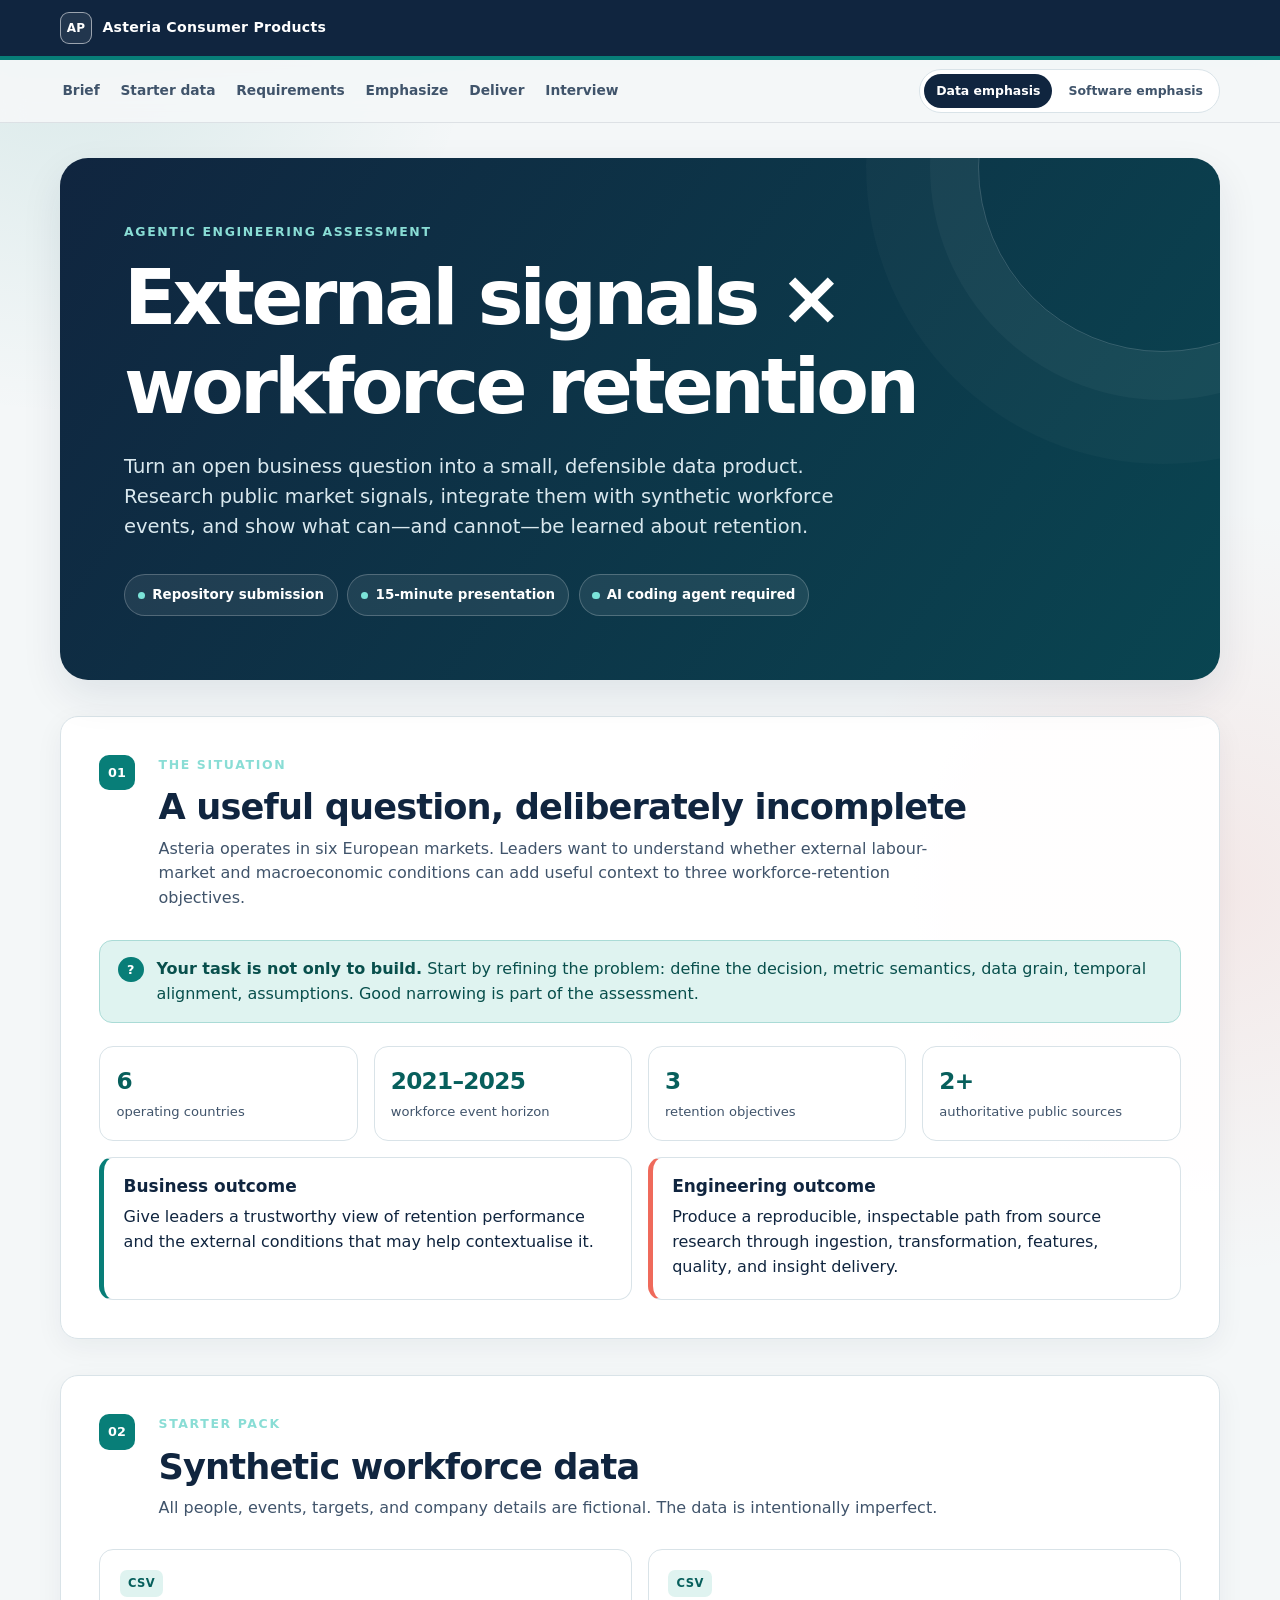
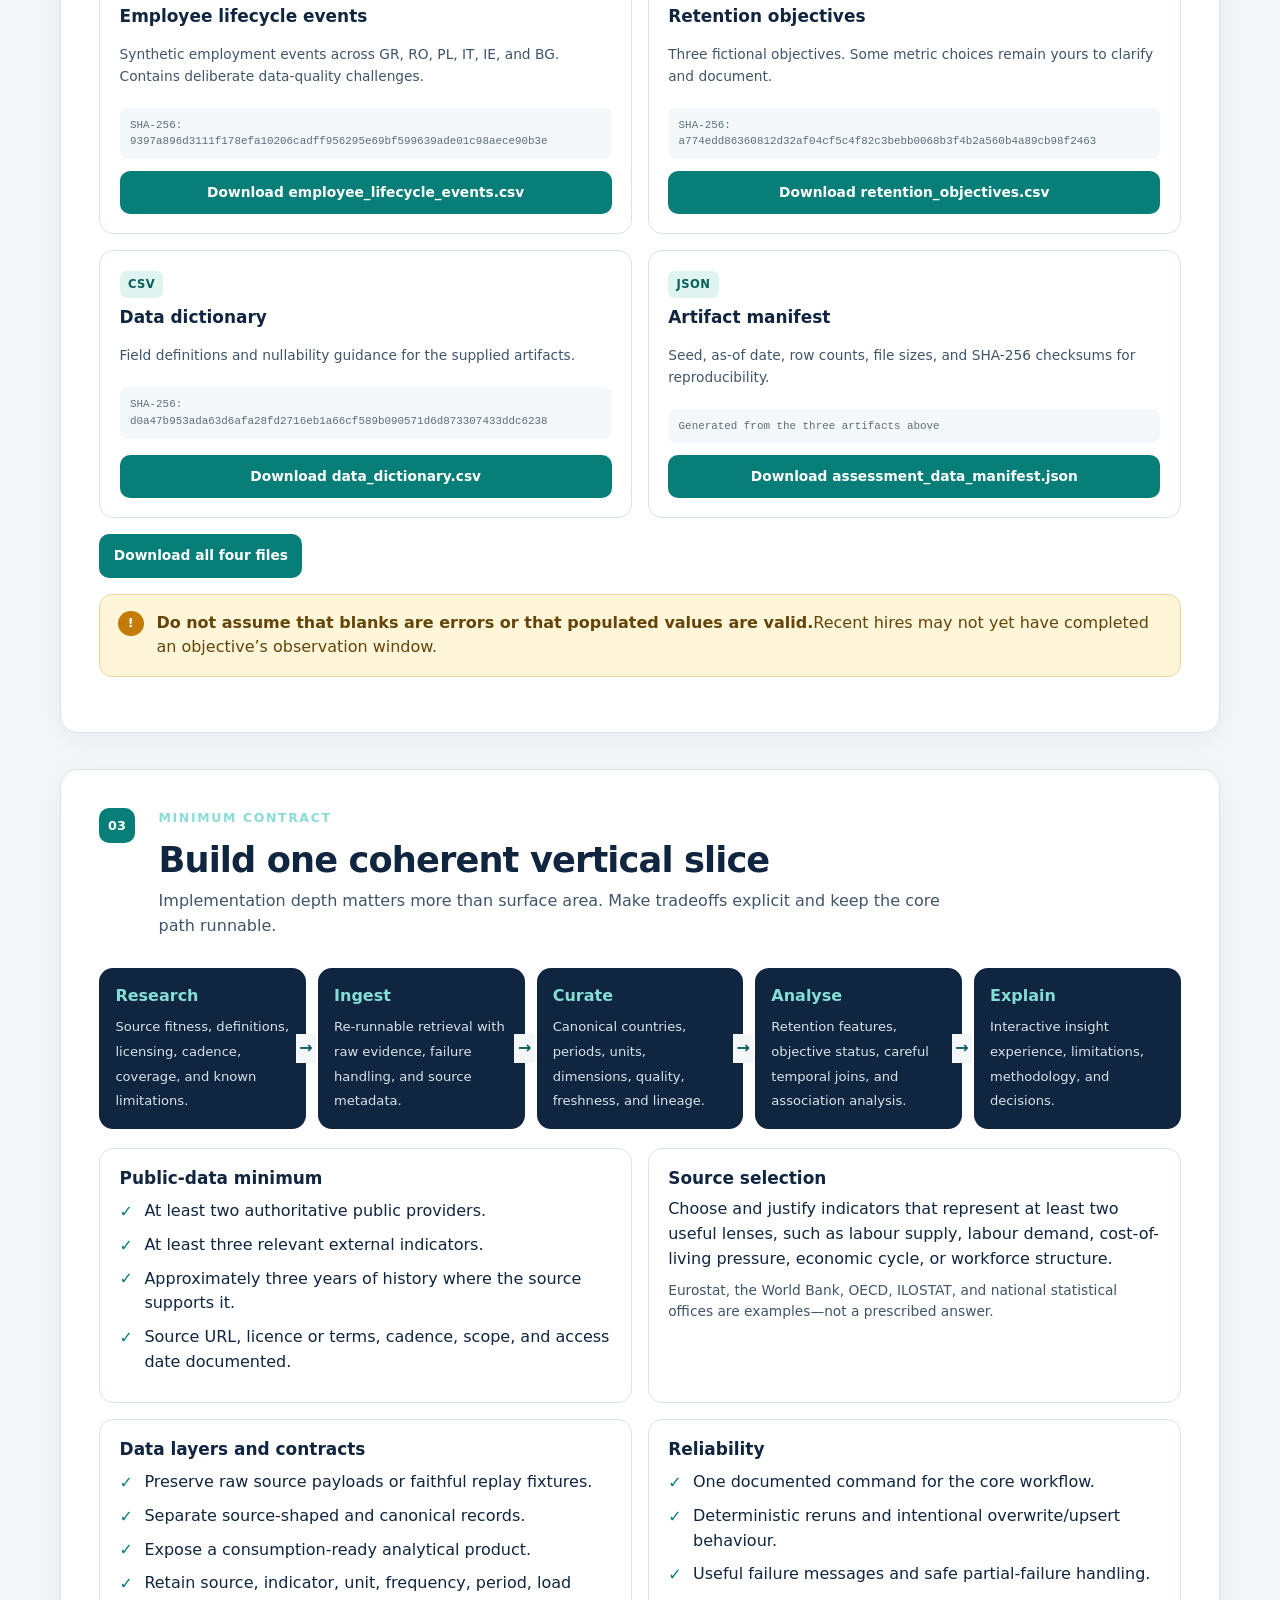
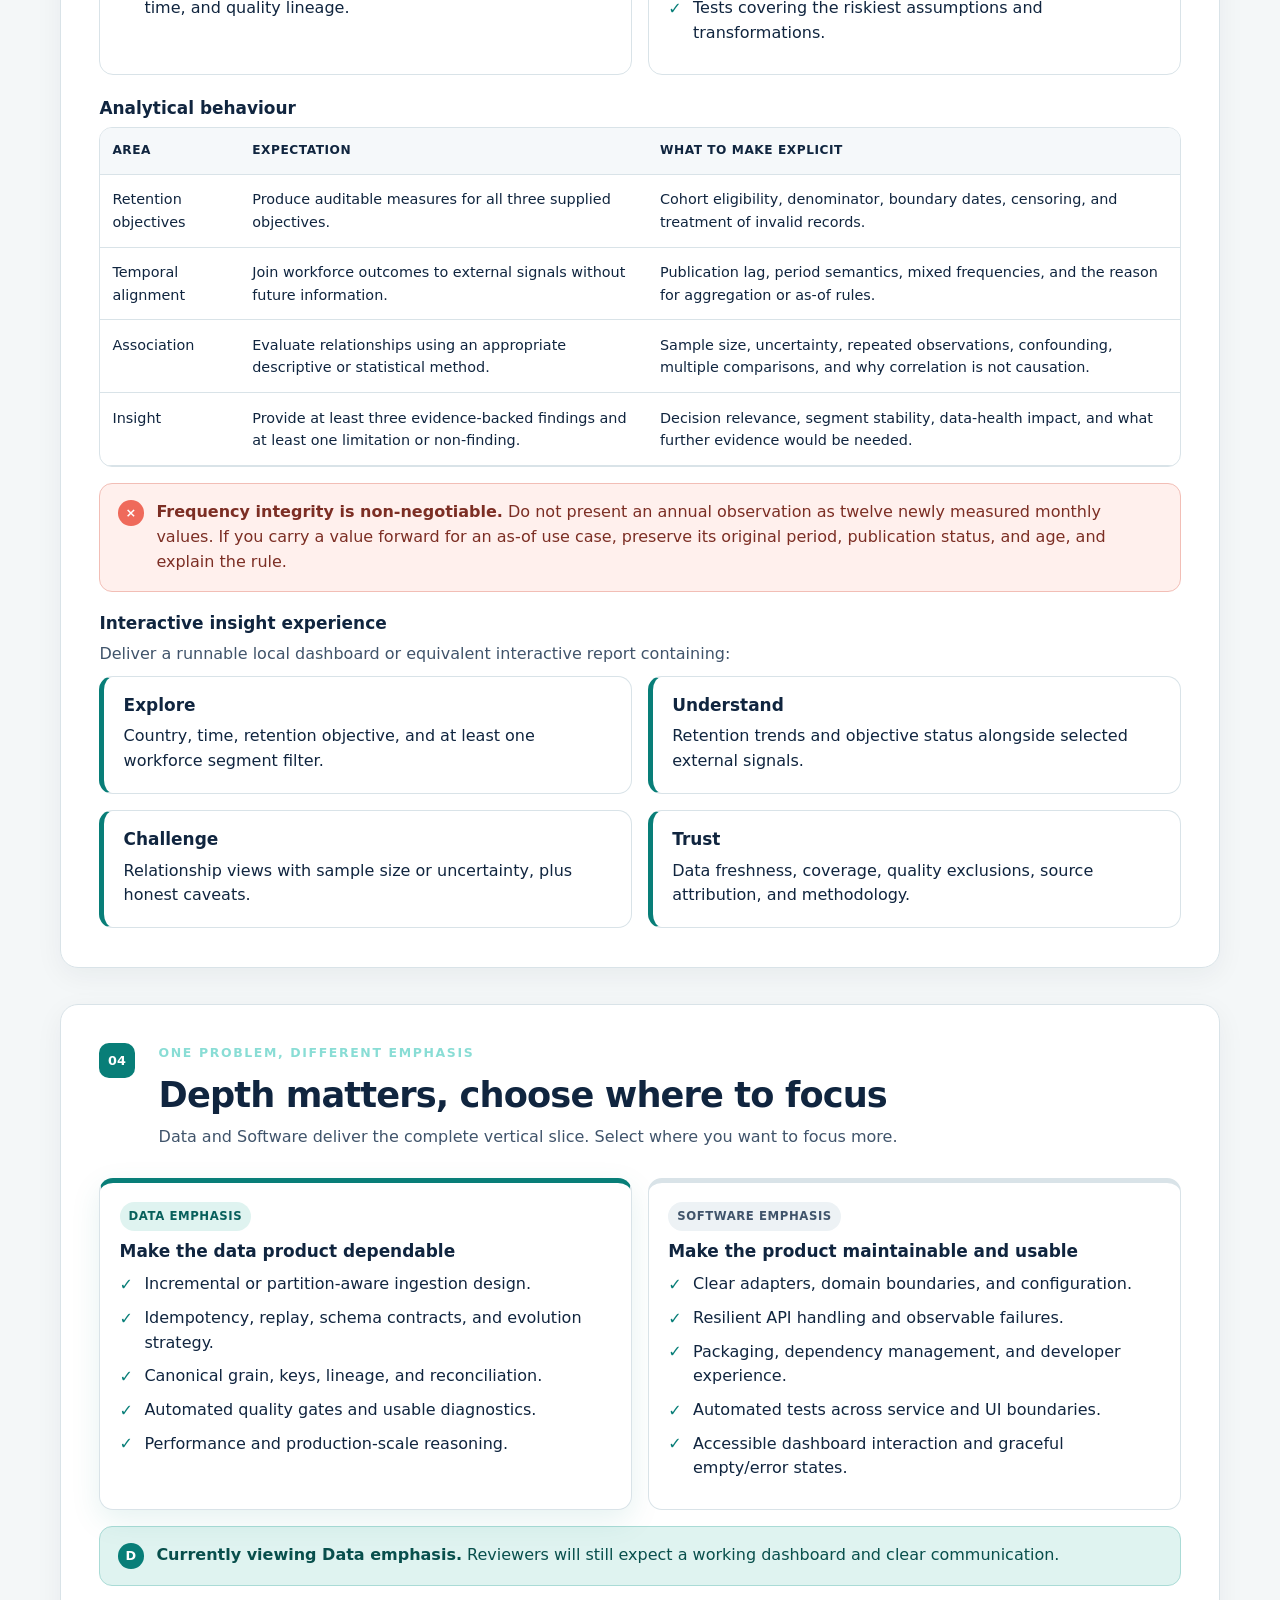
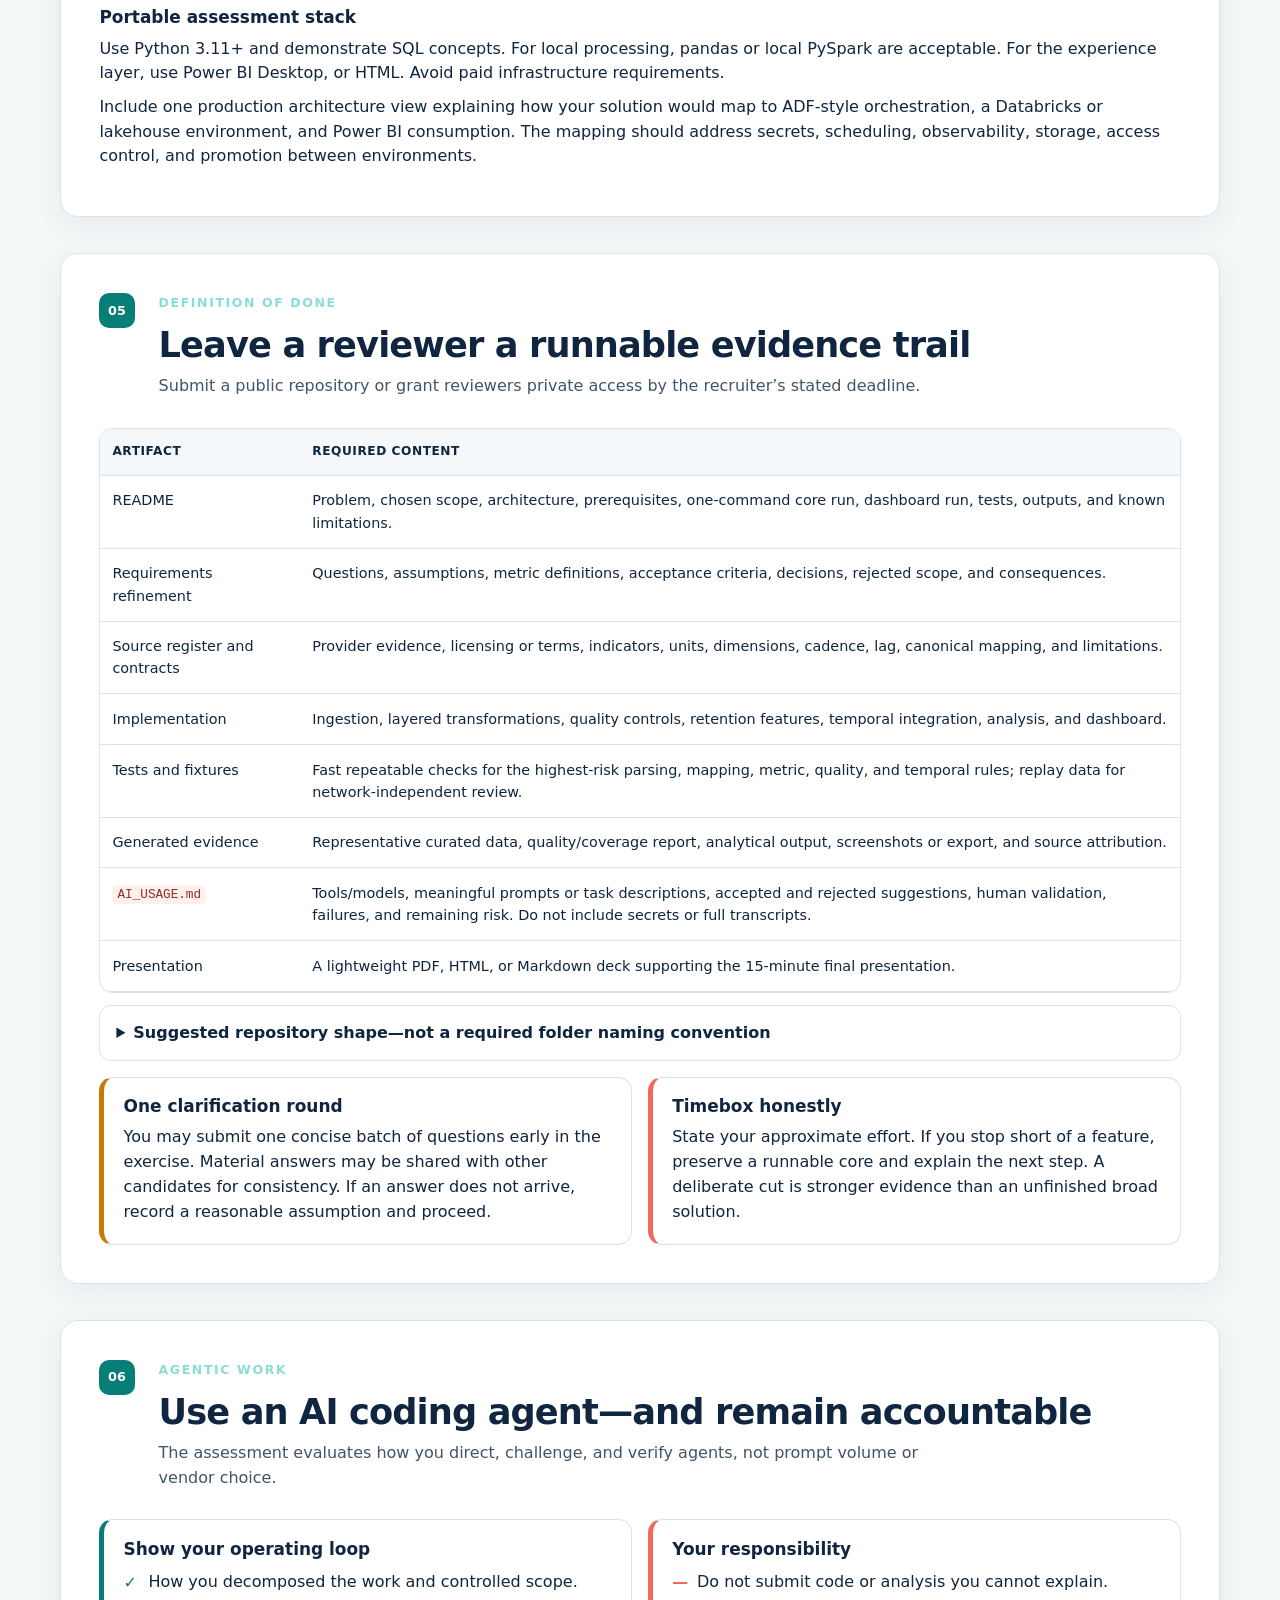
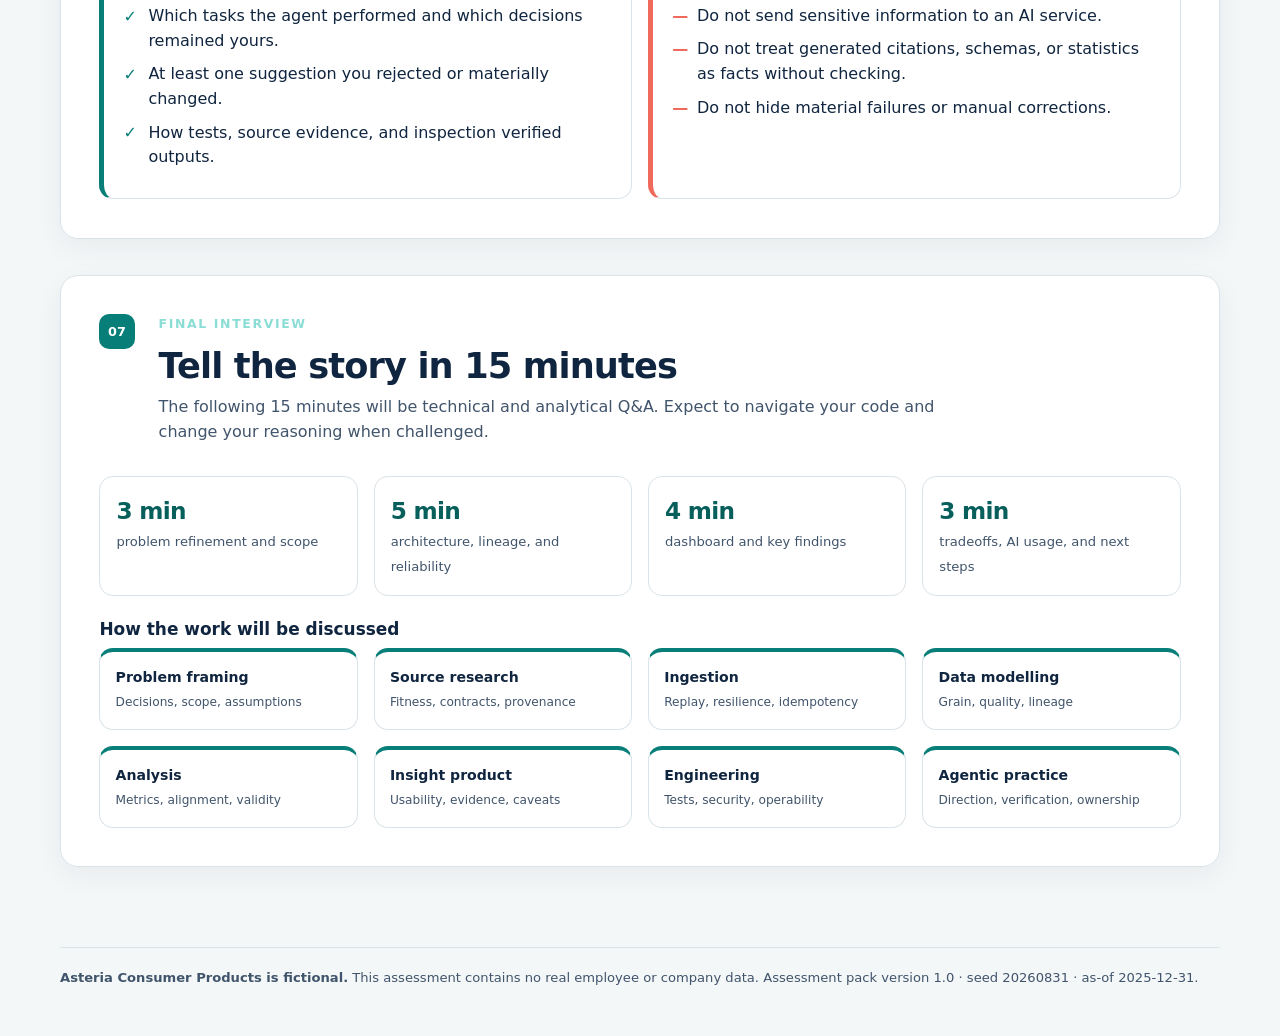
<file: agentic_engineering_assessment 1.html>
<!doctype html>
<html lang="en">
<head>
  <meta charset="utf-8">
  <meta name="viewport" content="width=device-width, initial-scale=1">
  <meta name="color-scheme" content="light">
  <title>External Signals × Workforce Retention — Agentic Engineering Assessment</title>
  <style>
    :root {
      --ink: #10253f;
      --ink-soft: #40546b;
      --paper: #f4f7f8;
      --surface: #ffffff;
      --line: #d9e3e8;
      --teal: #087e78;
      --teal-dark: #075f5c;
      --teal-pale: #dff3f0;
      --coral: #ef6a5b;
      --coral-pale: #fff0ed;
      --amber: #c47b08;
      --amber-pale: #fff5d9;
      --navy: #10253f;
      --shadow: 0 16px 42px rgba(16, 37, 63, 0.09);
      --radius: 18px;
      --max: 1160px;
    }

    * { box-sizing: border-box; }
    html { scroll-behavior: smooth; }
    body {
      margin: 0;
      color: var(--ink);
      background:
        radial-gradient(circle at 5% 0%, rgba(8, 126, 120, 0.12), transparent 26rem),
        radial-gradient(circle at 95% 12%, rgba(239, 106, 91, 0.10), transparent 24rem),
        var(--paper);
      font-family: Inter, ui-sans-serif, system-ui, -apple-system, BlinkMacSystemFont, "Segoe UI", sans-serif;
      line-height: 1.55;
    }

    a { color: var(--teal-dark); }
    a:focus-visible, button:focus-visible, input:focus-visible, summary:focus-visible {
      outline: 3px solid #ffbf47;
      outline-offset: 3px;
    }

    .skip-link {
      position: fixed;
      left: 1rem;
      top: -5rem;
      z-index: 99;
      background: var(--navy);
      color: white;
      padding: .7rem 1rem;
      border-radius: 8px;
    }
    .skip-link:focus { top: 1rem; }

    .topbar {
      color: white;
      background: var(--navy);
      border-bottom: 4px solid var(--teal);
    }
    .topbar-inner, main, .nav-inner, footer {
      width: min(calc(100% - 2rem), var(--max));
      margin-inline: auto;
    }
    .topbar-inner {
      display: flex;
      justify-content: space-between;
      align-items: center;
      gap: 1rem;
      padding: .75rem 0;
      font-size: .88rem;
    }
    .brand {
      display: inline-flex;
      align-items: center;
      gap: .65rem;
      font-weight: 760;
      letter-spacing: .02em;
    }
    .brand-mark {
      width: 2rem;
      height: 2rem;
      display: grid;
      place-items: center;
      border: 1px solid rgba(255,255,255,.55);
      border-radius: 9px;
      color: white;
      background: rgba(255,255,255,.08);
      font-size: .75rem;
    }
    .top-meta { color: #cbd8e4; }

    nav {
      position: sticky;
      top: 0;
      z-index: 20;
      background: rgba(244, 247, 248, 0.95);
      backdrop-filter: blur(12px);
      border-bottom: 1px solid rgba(16, 37, 63, .10);
    }
    .nav-inner {
      display: flex;
      align-items: center;
      justify-content: space-between;
      gap: 1rem;
      min-height: 62px;
    }
    .nav-links {
      display: flex;
      gap: 1rem;
      overflow-x: auto;
      white-space: nowrap;
      scrollbar-width: none;
    }
    .nav-links a {
      color: var(--ink-soft);
      font-size: .86rem;
      font-weight: 700;
      text-decoration: none;
      padding: .6rem .15rem;
    }
    .nav-links a:hover { color: var(--teal-dark); }
    .role-switch {
      display: inline-flex;
      flex: 0 0 auto;
      gap: .25rem;
      padding: .25rem;
      border: 1px solid var(--line);
      border-radius: 999px;
      background: white;
    }
    .role-switch button {
      border: 0;
      border-radius: 999px;
      padding: .48rem .75rem;
      color: var(--ink-soft);
      background: transparent;
      font: inherit;
      font-size: .78rem;
      font-weight: 760;
      cursor: pointer;
    }
    .role-switch button[aria-pressed="true"] {
      background: var(--navy);
      color: white;
    }

    main { padding: 2.2rem 0 5rem; }
    section { scroll-margin-top: 82px; }
    .hero {
      position: relative;
      overflow: hidden;
      padding: clamp(2rem, 5vw, 4.5rem);
      border-radius: 28px;
      color: white;
      background:
        linear-gradient(125deg, rgba(16, 37, 63, .97), rgba(9, 71, 82, .94)),
        var(--navy);
      box-shadow: var(--shadow);
    }
    .hero::after {
      content: "";
      position: absolute;
      width: 23rem;
      height: 23rem;
      right: -8rem;
      top: -11rem;
      border: 1px solid rgba(255,255,255,.18);
      border-radius: 50%;
      box-shadow: 0 0 0 3rem rgba(255,255,255,.035), 0 0 0 7rem rgba(255,255,255,.025);
    }
    .eyebrow {
      margin: 0 0 .8rem;
      color: #89ddd5;
      font-size: .78rem;
      font-weight: 820;
      letter-spacing: .13em;
      text-transform: uppercase;
    }
    h1, h2, h3 { line-height: 1.15; }
    h1 {
      max-width: 850px;
      margin: 0;
      font-size: clamp(2.25rem, 6vw, 5.3rem);
      letter-spacing: -.05em;
    }
    .hero-lead {
      max-width: 760px;
      margin: 1.3rem 0 0;
      color: #d9e8ee;
      font-size: clamp(1rem, 2vw, 1.22rem);
    }
    .pill-row {
      display: flex;
      flex-wrap: wrap;
      gap: .6rem;
      margin-top: 2rem;
    }
    .pill {
      display: inline-flex;
      align-items: center;
      gap: .45rem;
      padding: .58rem .8rem;
      border: 1px solid rgba(255,255,255,.22);
      border-radius: 999px;
      background: rgba(255,255,255,.08);
      color: white;
      font-size: .84rem;
      font-weight: 700;
    }
    .pill-dot {
      width: .45rem;
      height: .45rem;
      border-radius: 50%;
      background: #7be3d9;
    }

    .section {
      margin-top: 2.25rem;
      padding: clamp(1.4rem, 3vw, 2.4rem);
      border: 1px solid var(--line);
      border-radius: var(--radius);
      background: rgba(255,255,255,.96);
      box-shadow: 0 8px 28px rgba(16, 37, 63, .055);
    }
    .section-head {
      display: flex;
      justify-content: space-between;
      align-items: start;
      gap: 1.5rem;
      margin-bottom: 1.25rem;
    }
    .section-number {
      display: inline-grid;
      place-items: center;
      width: 2.2rem;
      height: 2.2rem;
      flex: 0 0 auto;
      border-radius: 10px;
      color: white;
      background: var(--teal);
      font-size: .8rem;
      font-weight: 850;
    }
    .section-title { flex: 1; }
    h2 {
      margin: 0;
      color: var(--navy);
      font-size: clamp(1.55rem, 3vw, 2.2rem);
      letter-spacing: -.025em;
    }
    h3 {
      margin: 0 0 .55rem;
      color: var(--navy);
      font-size: 1.06rem;
    }
    p { margin: .55rem 0; }
    .lede { max-width: 790px; color: var(--ink-soft); }
    .muted { color: var(--ink-soft); }
    .small { font-size: .86rem; }
    .tiny { font-size: .76rem; }

    .brief-grid, .card-grid, .track-grid, .artifact-grid, .rubric-preview {
      display: grid;
      gap: 1rem;
    }
    .brief-grid { grid-template-columns: repeat(4, 1fr); margin-top: 1.4rem; }
    .card-grid { grid-template-columns: repeat(2, 1fr); }
    .artifact-grid { grid-template-columns: repeat(2, 1fr); }
    .track-grid { grid-template-columns: repeat(2, 1fr); }
    .rubric-preview { grid-template-columns: repeat(4, 1fr); }

    .stat, .card, .artifact, .track-card, .rubric-tile {
      border: 1px solid var(--line);
      border-radius: 14px;
      background: var(--surface);
    }
    .stat { padding: 1rem; }
    .stat strong { display: block; color: var(--teal-dark); font-size: 1.45rem; letter-spacing: -.03em; }
    .stat span { color: var(--ink-soft); font-size: .82rem; }
    .card, .track-card { padding: 1.2rem; }
    .card p:last-child, .track-card p:last-child { margin-bottom: 0; }
    .card.accent { border-left: 5px solid var(--coral); }
    .card.teal { border-left: 5px solid var(--teal); }
    .card.amber { border-left: 5px solid var(--amber); }

    .callout {
      display: grid;
      grid-template-columns: auto 1fr;
      gap: .8rem;
      padding: 1rem 1.1rem;
      margin: 1rem 0;
      border-radius: 13px;
      color: #65440a;
      background: var(--amber-pale);
      border: 1px solid #ecd59c;
    }
    .callout.teal {
      color: #084f4c;
      background: var(--teal-pale);
      border-color: #aadbd6;
    }
    .callout.coral {
      color: #7c2e24;
      background: var(--coral-pale);
      border-color: #f2beb6;
    }
    .callout-mark {
      display: grid;
      place-items: center;
      width: 1.6rem;
      height: 1.6rem;
      border-radius: 50%;
      color: white;
      background: var(--amber);
      font-weight: 850;
      font-size: .8rem;
    }
    .callout.teal .callout-mark { background: var(--teal); }
    .callout.coral .callout-mark { background: var(--coral); }

    .pipeline {
      display: grid;
      grid-template-columns: repeat(5, 1fr);
      gap: .75rem;
      margin: 1.2rem 0;
    }
    .pipeline-step {
      position: relative;
      min-height: 132px;
      padding: 1rem;
      border-radius: 14px;
      color: white;
      background: var(--navy);
    }
    .pipeline-step:not(:last-child)::after {
      content: "→";
      position: absolute;
      right: -.65rem;
      top: calc(50% - .9rem);
      z-index: 2;
      width: 1.3rem;
      height: 1.8rem;
      display: grid;
      place-items: center;
      color: var(--teal-dark);
      background: var(--paper);
      font-weight: 900;
    }
    .pipeline-step strong { display: block; color: #84ded6; margin-bottom: .35rem; }
    .pipeline-step span { color: #d7e3ea; font-size: .82rem; }

    .artifact {
      display: flex;
      flex-direction: column;
      padding: 1.2rem;
    }
    .artifact-top {
      display: flex;
      align-items: start;
      justify-content: space-between;
      gap: .75rem;
    }
    .file-tag {
      display: inline-block;
      padding: .28rem .52rem;
      border-radius: 7px;
      color: var(--teal-dark);
      background: var(--teal-pale);
      font-size: .72rem;
      font-weight: 820;
      letter-spacing: .04em;
    }
    .artifact button, .button {
      display: inline-flex;
      justify-content: center;
      align-items: center;
      gap: .45rem;
      min-height: 42px;
      margin-top: auto;
      padding: .68rem .9rem;
      border: 0;
      border-radius: 10px;
      color: white;
      background: var(--teal);
      font: inherit;
      font-size: .86rem;
      font-weight: 780;
      cursor: pointer;
      text-decoration: none;
    }
    .artifact button:hover, .button:hover { background: var(--teal-dark); }
    .button.secondary { color: var(--navy); background: #e8eef2; }
    .hash {
      margin: .75rem 0;
      padding: .55rem .65rem;
      border-radius: 8px;
      color: #5b6d7c;
      background: #f5f8fa;
      font-family: ui-monospace, SFMono-Regular, Consolas, monospace;
      font-size: .68rem;
      overflow-wrap: anywhere;
    }

    table {
      width: 100%;
      border-collapse: collapse;
      font-size: .9rem;
    }
    th, td {
      padding: .85rem .75rem;
      border-bottom: 1px solid var(--line);
      text-align: left;
      vertical-align: top;
    }
    th {
      color: var(--navy);
      background: #f5f8fa;
      font-size: .76rem;
      letter-spacing: .045em;
      text-transform: uppercase;
    }
    .table-wrap { overflow-x: auto; border: 1px solid var(--line); border-radius: 13px; }

    .check-list, .clean-list {
      margin: .7rem 0 0;
      padding: 0;
      list-style: none;
    }
    .check-list li, .clean-list li {
      position: relative;
      margin: .55rem 0;
      padding-left: 1.55rem;
    }
    .check-list li::before {
      content: "✓";
      position: absolute;
      left: 0;
      top: .05rem;
      color: var(--teal);
      font-weight: 900;
    }
    .clean-list li::before {
      content: "—";
      position: absolute;
      left: 0;
      color: var(--coral);
      font-weight: 900;
    }

    .track-card { border-top: 5px solid var(--line); }
    .track-card.active {
      border-top-color: var(--teal);
      box-shadow: 0 10px 30px rgba(8,126,120,.10);
    }
    .track-badge {
      display: inline-block;
      margin-bottom: .7rem;
      padding: .32rem .56rem;
      border-radius: 999px;
      color: var(--ink-soft);
      background: #edf2f5;
      font-size: .73rem;
      font-weight: 820;
      text-transform: uppercase;
      letter-spacing: .05em;
    }
    .track-card.active .track-badge { color: var(--teal-dark); background: var(--teal-pale); }

    .rubric-tile { padding: .95rem; border-top: 4px solid var(--teal); }
    .rubric-tile strong { display: block; font-size: .88rem; }
    .rubric-tile span { color: var(--ink-soft); font-size: .76rem; }

    details {
      margin-top: .8rem;
      border: 1px solid var(--line);
      border-radius: 12px;
      background: white;
    }
    summary {
      padding: .9rem 1rem;
      cursor: pointer;
      color: var(--navy);
      font-weight: 780;
    }
    details > div { padding: 0 1rem 1rem; }

    code {
      padding: .12rem .32rem;
      border-radius: 5px;
      color: #8c2f24;
      background: #fff0ed;
      font-family: ui-monospace, SFMono-Regular, Consolas, monospace;
      font-size: .88em;
    }
    .command {
      display: block;
      padding: .85rem 1rem;
      margin: .7rem 0;
      overflow-x: auto;
      border-radius: 10px;
      color: #d9f4f1;
      background: #10253f;
      white-space: nowrap;
    }

    footer {
      padding: 0 0 3rem;
      color: var(--ink-soft);
      font-size: .82rem;
    }
    .footer-line { border-top: 1px solid var(--line); padding-top: 1.2rem; }

    @media (max-width: 900px) {
      .brief-grid, .rubric-preview { grid-template-columns: repeat(2, 1fr); }
      .pipeline { grid-template-columns: 1fr; }
      .pipeline-step { min-height: auto; }
      .pipeline-step:not(:last-child)::after {
        content: "↓";
        right: calc(50% - .65rem);
        top: auto;
        bottom: -.9rem;
      }
      .nav-inner { align-items: stretch; flex-direction: column; padding: .5rem 0; }
      .role-switch { align-self: flex-start; }
    }
    @media (max-width: 680px) {
      .topbar-inner { align-items: start; flex-direction: column; }
      .top-meta { display: none; }
      main { padding-top: 1rem; }
      .hero { padding: 1.6rem; border-radius: 20px; }
      .section { padding: 1.15rem; }
      .section-head { gap: .8rem; }
      .brief-grid, .card-grid, .artifact-grid, .track-grid, .rubric-preview { grid-template-columns: 1fr; }
      .nav-links { width: 100%; }
      table { min-width: 700px; }
    }
    @media print {
      body { background: white; font-size: 10pt; }
      nav, .download-actions, .role-switch { display: none !important; }
      main, .topbar-inner, footer { width: 100%; }
      main { padding: .5rem 0; }
      .hero { box-shadow: none; border-radius: 0; padding: 1.5rem; }
      .section { box-shadow: none; break-inside: avoid; margin-top: 1rem; }
      details > div { display: block !important; }
      .artifact button { display: none; }
      .pipeline-step { background: white; color: var(--ink); border: 1px solid var(--line); }
      .pipeline-step strong, .pipeline-step span { color: var(--ink); }
    }
  </style>
</head>
<body>
  <a class="skip-link" href="#main">Skip to assessment</a>

  <header class="topbar">
    <div class="topbar-inner">
      <div class="brand"><span class="brand-mark" aria-hidden="true">AP</span> Asteria Consumer Products</div>
    </div>
  </header>

  <nav aria-label="Assessment navigation">
    <div class="nav-inner">
      <div class="nav-links">
        <a href="#brief">Brief</a>
        <a href="#data">Starter data</a>
        <a href="#requirements">Requirements</a>
        <a href="#tracks">Emphasize</a>
        <a href="#deliverables">Deliver</a>
        <a href="#presentation">Interview</a>
      </div>
      <div class="role-switch" aria-label="Select role emphasis">
        <button type="button" data-role="data" aria-pressed="true">Data emphasis</button>
        <button type="button" data-role="software" aria-pressed="false">Software emphasis</button>
      </div>
    </div>
  </nav>

  <main id="main">
    <section class="hero" aria-labelledby="page-title">
      <p class="eyebrow">Agentic Engineering Assessment</p>
      <h1 id="page-title">External signals × workforce retention</h1>
      <p class="hero-lead">
        Turn an open business question into a small, defensible data product. Research public market signals,
        integrate them with synthetic workforce events, and show what can—and cannot—be learned about retention.
      </p>
      <div class="pill-row" aria-label="Assessment facts">
        <span class="pill"><span class="pill-dot"></span>Repository submission</span>
        <span class="pill"><span class="pill-dot"></span>15-minute presentation</span>
        <span class="pill"><span class="pill-dot"></span>AI coding agent required</span>
      </div>
    </section>

    <section class="section" id="brief" aria-labelledby="brief-title">
      <div class="section-head">
        <span class="section-number" aria-hidden="true">01</span>
        <div class="section-title">
          <p class="eyebrow">The situation</p>
          <h2 id="brief-title">A useful question, deliberately incomplete</h2>
          <p class="lede">
            Asteria operates in six European markets. Leaders want to understand whether external labour-market
            and macroeconomic conditions can add useful context to three workforce-retention objectives.
          </p>
        </div>
      </div>

      <div class="callout teal">
        <span class="callout-mark" aria-hidden="true">?</span>
        <div>
          <strong>Your task is not only to build.</strong>
          Start by refining the problem: define the decision, metric semantics, data grain, temporal alignment,
          assumptions. Good narrowing is part of the assessment.
        </div>
      </div>

      <div class="brief-grid">
        <div class="stat"><strong>6</strong><span>operating countries</span></div>
        <div class="stat"><strong>2021–2025</strong><span>workforce event horizon</span></div>
        <div class="stat"><strong>3</strong><span>retention objectives</span></div>
        <div class="stat"><strong>2+</strong><span>authoritative public sources</span></div>
      </div>

      <div class="card-grid" style="margin-top:1rem">
        <article class="card teal">
          <h3>Business outcome</h3>
          <p>Give leaders a trustworthy view of retention performance and the external conditions that may help contextualise it.</p>
        </article>
        <article class="card accent">
          <h3>Engineering outcome</h3>
          <p>Produce a reproducible, inspectable path from source research through ingestion, transformation, features, quality, and insight delivery.</p>
        </article>
      </div>
    </section>

    <section class="section" id="data" aria-labelledby="data-title">
      <div class="section-head">
        <span class="section-number" aria-hidden="true">02</span>
        <div class="section-title">
          <p class="eyebrow">Starter pack</p>
          <h2 id="data-title">Synthetic workforce data</h2>
          <p class="lede">
            All people, events, targets, and company details are fictional. The data is intentionally imperfect.
          </p>
        </div>
      </div>

      <div class="artifact-grid">
        <article class="artifact">
          <div class="artifact-top">
            <div><span class="file-tag">CSV</span><h3 style="margin-top:.65rem">Employee lifecycle events</h3></div>
          </div>
          <p class="muted small">Synthetic employment events across GR, RO, PL, IT, IE, and BG. Contains deliberate data-quality challenges.</p>
          <div class="hash" id="hash-events">SHA-256: preparing…</div>
          <button type="button" data-download="events">Download employee_lifecycle_events.csv</button>
        </article>

        <article class="artifact">
          <div class="artifact-top">
            <div><span class="file-tag">CSV</span><h3 style="margin-top:.65rem">Retention objectives</h3></div>
          </div>
          <p class="muted small">Three fictional objectives. Some metric choices remain yours to clarify and document.</p>
          <div class="hash" id="hash-targets">SHA-256: preparing…</div>
          <button type="button" data-download="targets">Download retention_objectives.csv</button>
        </article>

        <article class="artifact">
          <div class="artifact-top">
            <div><span class="file-tag">CSV</span><h3 style="margin-top:.65rem">Data dictionary</h3></div>
          </div>
          <p class="muted small">Field definitions and nullability guidance for the supplied artifacts.</p>
          <div class="hash" id="hash-dictionary">SHA-256: preparing…</div>
          <button type="button" data-download="dictionary">Download data_dictionary.csv</button>
        </article>

        <article class="artifact">
          <div class="artifact-top">
            <div><span class="file-tag">JSON</span><h3 style="margin-top:.65rem">Artifact manifest</h3></div>
          </div>
          <p class="muted small">Seed, as-of date, row counts, file sizes, and SHA-256 checksums for reproducibility.</p>
          <div class="hash" id="hash-manifest">Generated from the three artifacts above</div>
          <button type="button" data-download="manifest">Download assessment_data_manifest.json</button>
        </article>
      </div>

      <div class="download-actions" style="display:flex;gap:.7rem;flex-wrap:wrap;margin-top:1rem">
        <button type="button" class="button" id="download-all">Download all four files</button>
      </div>

      <div class="callout">
        <span class="callout-mark" aria-hidden="true">!</span>
        <div>
          <strong>Do not assume that blanks are errors or that populated values are valid.</strong>Recent hires may not yet have completed an objective’s observation window.
        </div>
      </div>
    </section>

    <section class="section" id="requirements" aria-labelledby="requirements-title">
      <div class="section-head">
        <span class="section-number" aria-hidden="true">03</span>
        <div class="section-title">
          <p class="eyebrow">Minimum contract</p>
          <h2 id="requirements-title">Build one coherent vertical slice</h2>
          <p class="lede">Implementation depth matters more than surface area. Make tradeoffs explicit and keep the core path runnable.</p>
        </div>
      </div>

      <div class="pipeline" aria-label="Expected data-product stages">
        <div class="pipeline-step"><strong>Research</strong><span>Source fitness, definitions, licensing, cadence, coverage, and known limitations.</span></div>
        <div class="pipeline-step"><strong>Ingest</strong><span>Re-runnable retrieval with raw evidence, failure handling, and source metadata.</span></div>
        <div class="pipeline-step"><strong>Curate</strong><span>Canonical countries, periods, units, dimensions, quality, freshness, and lineage.</span></div>
        <div class="pipeline-step"><strong>Analyse</strong><span>Retention features, objective status, careful temporal joins, and association analysis.</span></div>
        <div class="pipeline-step"><strong>Explain</strong><span>Interactive insight experience, limitations, methodology, and decisions.</span></div>
      </div>

      <div class="card-grid">
        <article class="card">
          <h3>Public-data minimum</h3>
          <ul class="check-list">
            <li>At least two authoritative public providers.</li>
            <li>At least three relevant external indicators.</li>
            <li>Approximately three years of history where the source supports it.</li>
            <li>Source URL, licence or terms, cadence, scope, and access date documented.</li>
          </ul>
        </article>
        <article class="card">
          <h3>Source selection</h3>
          <p>Choose and justify indicators that represent at least two useful lenses, such as labour supply, labour demand, cost-of-living pressure, economic cycle, or workforce structure.</p>
          <p class="small muted">Eurostat, the World Bank, OECD, ILOSTAT, and national statistical offices are examples—not a prescribed answer.</p>
        </article>
        <article class="card">
          <h3>Data layers and contracts</h3>
          <ul class="check-list">
            <li>Preserve raw source payloads or faithful replay fixtures.</li>
            <li>Separate source-shaped and canonical records.</li>
            <li>Expose a consumption-ready analytical product.</li>
            <li>Retain source, indicator, unit, frequency, period, load time, and quality lineage.</li>
          </ul>
        </article>
        <article class="card">
          <h3>Reliability</h3>
          <ul class="check-list">
            <li>One documented command for the core workflow.</li>
            <li>Deterministic reruns and intentional overwrite/upsert behaviour.</li>
            <li>Useful failure messages and safe partial-failure handling.</li>
            <li>Tests covering the riskiest assumptions and transformations.</li>
          </ul>
        </article>
      </div>

      <h3 style="margin-top:1.5rem">Analytical behaviour</h3>
      <div class="table-wrap">
        <table>
          <thead><tr><th>Area</th><th>Expectation</th><th>What to make explicit</th></tr></thead>
          <tbody>
            <tr><td>Retention objectives</td><td>Produce auditable measures for all three supplied objectives.</td><td>Cohort eligibility, denominator, boundary dates, censoring, and treatment of invalid records.</td></tr>
            <tr><td>Temporal alignment</td><td>Join workforce outcomes to external signals without future information.</td><td>Publication lag, period semantics, mixed frequencies, and the reason for aggregation or as-of rules.</td></tr>
            <tr><td>Association</td><td>Evaluate relationships using an appropriate descriptive or statistical method.</td><td>Sample size, uncertainty, repeated observations, confounding, multiple comparisons, and why correlation is not causation.</td></tr>
            <tr><td>Insight</td><td>Provide at least three evidence-backed findings and at least one limitation or non-finding.</td><td>Decision relevance, segment stability, data-health impact, and what further evidence would be needed.</td></tr>
          </tbody>
        </table>
      </div>

      <div class="callout coral">
        <span class="callout-mark" aria-hidden="true">×</span>
        <div>
          <strong>Frequency integrity is non-negotiable.</strong>
          Do not present an annual observation as twelve newly measured monthly values. If you carry a value forward
          for an as-of use case, preserve its original period, publication status, and age, and explain the rule.
        </div>
      </div>

      <h3 style="margin-top:1.4rem">Interactive insight experience</h3>
      <p class="muted">Deliver a runnable local dashboard or equivalent interactive report containing:</p>
      <div class="card-grid">
        <article class="card teal"><h3>Explore</h3><p>Country, time, retention objective, and at least one workforce segment filter.</p></article>
        <article class="card teal"><h3>Understand</h3><p>Retention trends and objective status alongside selected external signals.</p></article>
        <article class="card teal"><h3>Challenge</h3><p>Relationship views with sample size or uncertainty, plus honest caveats.</p></article>
        <article class="card teal"><h3>Trust</h3><p>Data freshness, coverage, quality exclusions, source attribution, and methodology.</p></article>
      </div>
    </section>

    <section class="section" id="tracks" aria-labelledby="tracks-title">
      <div class="section-head">
        <span class="section-number" aria-hidden="true">04</span>
        <div class="section-title">
          <p class="eyebrow">One problem, different emphasis</p>
          <h2 id="tracks-title">Depth matters, choose where to focus</h2>
          <p class="lede">Data and Software deliver the complete vertical slice. Select where you want to focus more.</p>
        </div>
      </div>

      <div class="track-grid">
        <article class="track-card active" data-track-card="data">
          <span class="track-badge">Data emphasis</span>
          <h3>Make the data product dependable</h3>
          <ul class="check-list">
            <li>Incremental or partition-aware ingestion design.</li>
            <li>Idempotency, replay, schema contracts, and evolution strategy.</li>
            <li>Canonical grain, keys, lineage, and reconciliation.</li>
            <li>Automated quality gates and usable diagnostics.</li>
            <li>Performance and production-scale reasoning.</li>
          </ul>
        </article>
        <article class="track-card" data-track-card="software">
          <span class="track-badge">Software emphasis</span>
          <h3>Make the product maintainable and usable</h3>
          <ul class="check-list">
            <li>Clear adapters, domain boundaries, and configuration.</li>
            <li>Resilient API handling and observable failures.</li>
            <li>Packaging, dependency management, and developer experience.</li>
            <li>Automated tests across service and UI boundaries.</li>
            <li>Accessible dashboard interaction and graceful empty/error states.</li>
          </ul>
        </article>
      </div>

      <div class="callout teal" id="role-note">
        <span class="callout-mark" aria-hidden="true">D</span>
        <div><strong>Currently viewing Data emphasis.</strong> Reviewers will still expect a working dashboard and clear communication.</div>
      </div>

      <h3 style="margin-top:1.4rem">Portable assessment stack</h3>
      <p>
        Use Python 3.11+ and demonstrate SQL concepts. For local processing, pandas or local PySpark
        are acceptable. For the experience layer, use Power BI Desktop, or HTML. Avoid paid infrastructure requirements.
      </p>
      <p>
        Include one production architecture view explaining how your solution would map to
        ADF-style orchestration, a Databricks or lakehouse environment, and Power BI consumption. The mapping should
        address secrets, scheduling, observability, storage, access control, and promotion between environments.
      </p>
    </section>

    <section class="section" id="deliverables" aria-labelledby="deliverables-title">
      <div class="section-head">
        <span class="section-number" aria-hidden="true">05</span>
        <div class="section-title">
          <p class="eyebrow">Definition of done</p>
          <h2 id="deliverables-title">Leave a reviewer a runnable evidence trail</h2>
          <p class="lede">Submit a public repository or grant reviewers private access by the recruiter’s stated deadline.</p>
        </div>
      </div>

      <div class="table-wrap">
        <table>
          <thead><tr><th>Artifact</th><th>Required content</th></tr></thead>
          <tbody>
            <tr><td>README</td><td>Problem, chosen scope, architecture, prerequisites, one-command core run, dashboard run, tests, outputs, and known limitations.</td></tr>
            <tr><td>Requirements refinement</td><td>Questions, assumptions, metric definitions, acceptance criteria, decisions, rejected scope, and consequences.</td></tr>
            <tr><td>Source register and contracts</td><td>Provider evidence, licensing or terms, indicators, units, dimensions, cadence, lag, canonical mapping, and limitations.</td></tr>
            <tr><td>Implementation</td><td>Ingestion, layered transformations, quality controls, retention features, temporal integration, analysis, and dashboard.</td></tr>
            <tr><td>Tests and fixtures</td><td>Fast repeatable checks for the highest-risk parsing, mapping, metric, quality, and temporal rules; replay data for network-independent review.</td></tr>
            <tr><td>Generated evidence</td><td>Representative curated data, quality/coverage report, analytical output, screenshots or export, and source attribution.</td></tr>
            <tr><td><code>AI_USAGE.md</code></td><td>Tools/models, meaningful prompts or task descriptions, accepted and rejected suggestions, human validation, failures, and remaining risk. Do not include secrets or full transcripts.</td></tr>
            <tr><td>Presentation</td><td>A lightweight PDF, HTML, or Markdown deck supporting the 15-minute final presentation.</td></tr>
          </tbody>
        </table>
      </div>

      <details>
        <summary>Suggested repository shape—not a required folder naming convention</summary>
        <div>
          <code class="command">README · docs/ · src/ · tests/ · data/raw-or-fixtures/ · data/curated/ · dashboard/ · presentation/ · AI_USAGE.md</code>
          <p class="small muted">Choose a structure that fits your implementation. Reviewers care about boundaries, reproducibility, and traceability rather than matching these names.</p>
        </div>
      </details>

      <div class="card-grid" style="margin-top:1rem">
        <article class="card amber">
          <h3>One clarification round</h3>
          <p>You may submit one concise batch of questions early in the exercise. Material answers may be shared with other candidates for consistency. If an answer does not arrive, record a reasonable assumption and proceed.</p>
        </article>
        <article class="card accent">
          <h3>Timebox honestly</h3>
          <p>State your approximate effort. If you stop short of a feature, preserve a runnable core and explain the next step. A deliberate cut is stronger evidence than an unfinished broad solution.</p>
        </article>
      </div>
    </section>

    <section class="section" id="ai" aria-labelledby="ai-title">
      <div class="section-head">
        <span class="section-number" aria-hidden="true">06</span>
        <div class="section-title">
          <p class="eyebrow">Agentic work</p>
          <h2 id="ai-title">Use an AI coding agent—and remain accountable</h2>
          <p class="lede">The assessment evaluates how you direct, challenge, and verify agents, not prompt volume or vendor choice.</p>
        </div>
      </div>

      <div class="card-grid">
        <article class="card teal">
          <h3>Show your operating loop</h3>
          <ul class="check-list">
            <li>How you decomposed the work and controlled scope.</li>
            <li>Which tasks the agent performed and which decisions remained yours.</li>
            <li>At least one suggestion you rejected or materially changed.</li>
            <li>How tests, source evidence, and inspection verified outputs.</li>
          </ul>
        </article>
        <article class="card accent">
          <h3>Your responsibility</h3>
          <ul class="clean-list">
            <li>Do not submit code or analysis you cannot explain.</li>
            <li>Do not send sensitive information to an AI service.</li>
            <li>Do not treat generated citations, schemas, or statistics as facts without checking.</li>
            <li>Do not hide material failures or manual corrections.</li>
          </ul>
        </article>
      </div>
    </section>

    <section class="section" id="presentation" aria-labelledby="presentation-title">
      <div class="section-head">
        <span class="section-number" aria-hidden="true">07</span>
        <div class="section-title">
          <p class="eyebrow">Final interview</p>
          <h2 id="presentation-title">Tell the story in 15 minutes</h2>
          <p class="lede">The following 15 minutes will be technical and analytical Q&amp;A. Expect to navigate your code and change your reasoning when challenged.</p>
        </div>
      </div>

      <div class="brief-grid">
        <div class="stat"><strong>3 min</strong><span>problem refinement and scope</span></div>
        <div class="stat"><strong>5 min</strong><span>architecture, lineage, and reliability</span></div>
        <div class="stat"><strong>4 min</strong><span>dashboard and key findings</span></div>
        <div class="stat"><strong>3 min</strong><span>tradeoffs, AI usage, and next steps</span></div>
      </div>

      <h3 style="margin-top:1.5rem">How the work will be discussed</h3>
      <div class="rubric-preview" aria-label="Review dimensions">
        <div class="rubric-tile"><strong>Problem framing</strong><span>Decisions, scope, assumptions</span></div>
        <div class="rubric-tile"><strong>Source research</strong><span>Fitness, contracts, provenance</span></div>
        <div class="rubric-tile"><strong>Ingestion</strong><span>Replay, resilience, idempotency</span></div>
        <div class="rubric-tile"><strong>Data modelling</strong><span>Grain, quality, lineage</span></div>
        <div class="rubric-tile"><strong>Analysis</strong><span>Metrics, alignment, validity</span></div>
        <div class="rubric-tile"><strong>Insight product</strong><span>Usability, evidence, caveats</span></div>
        <div class="rubric-tile"><strong>Engineering</strong><span>Tests, security, operability</span></div>
        <div class="rubric-tile"><strong>Agentic practice</strong><span>Direction, verification, ownership</span></div>
      </div>
    </section>

  </main>

  <footer>
    <div class="footer-line">
      <strong>Asteria Consumer Products is fictional.</strong>
      This assessment contains no real employee or company data. Assessment pack version 1.0 · seed 20260831 · as-of 2025-12-31.
    </div>
  </footer>

  <script>
  (function () {
    "use strict";

    var FILES = {
      events: "employee_lifecycle_events.csv",
      targets: "retention_objectives.csv",
      dictionary: "data_dictionary.csv",
      manifest: "assessment_data_manifest.json"
    };
    var SEED = 20260831;
    var AS_OF = "2025-12-31";

    function mulberry32(seed) {
      return function () {
        var t = seed += 0x6D2B79F5;
        t = Math.imul(t ^ t >>> 15, t | 1);
        t ^= t + Math.imul(t ^ t >>> 7, t | 61);
        return ((t ^ t >>> 14) >>> 0) / 4294967296;
      };
    }

    function pick(rng, values) {
      return values[Math.floor(rng() * values.length)];
    }

    function pad(value) {
      return String(value).padStart(2, "0");
    }

    function isoDate(date) {
      return date.getUTCFullYear() + "-" + pad(date.getUTCMonth() + 1) + "-" + pad(date.getUTCDate());
    }

    function addDays(date, days) {
      var copy = new Date(date.getTime());
      copy.setUTCDate(copy.getUTCDate() + days);
      return copy;
    }

    function randomDate(rng, start, end) {
      return new Date(start.getTime() + Math.floor(rng() * (end.getTime() - start.getTime())));
    }

    function csvEscape(value) {
      if (value === null || value === undefined) return "";
      var text = String(value);
      if (/[",\r\n]/.test(text)) return '"' + text.replace(/"/g, '""') + '"';
      return text;
    }

    function toCsv(columns, rows) {
      var lines = [columns.join(",")];
      rows.forEach(function (row) {
        lines.push(columns.map(function (column) { return csvEscape(row[column]); }).join(","));
      });
      return lines.join("\r\n") + "\r\n";
    }

    function generateEvents() {
      var rng = mulberry32(SEED);
      var countries = ["GR", "RO", "PL", "IT", "IE", "BG"];
      var countryRisk = { GR: .008, RO: .018, PL: .014, IT: .006, IE: .026, BG: .020 };
      var units = ["Supply Chain", "Sales", "Finance", "Digital"];
      var families = {
        "Supply Chain": ["Manufacturing", "Logistics", "Procurement"],
        "Sales": ["Field Sales", "Key Accounts", "Commercial Planning"],
        "Finance": ["Accounting", "FP&A", "Controls"],
        "Digital": ["Data", "Software", "Product"]
      };
      var levels = ["Individual Contributor", "Individual Contributor", "Individual Contributor", "Manager", "Manager", "Senior Leader"];
      var employmentTypes = ["Permanent", "Permanent", "Permanent", "Permanent", "Fixed Term"];
      var start = new Date(Date.UTC(2020, 0, 1));
      var end = new Date(Date.UTC(2025, 10, 30));
      var asOf = new Date(Date.UTC(2025, 11, 31));
      var rows = [];
      var total = 2400;

      for (var i = 1; i <= total; i += 1) {
        var country = countries[(i * 7 + Math.floor(rng() * countries.length)) % countries.length];
        var unit = pick(rng, units);
        var family = pick(rng, families[unit]);
        var level = pick(rng, levels);
        var employmentType = pick(rng, employmentTypes);
        var hire = randomDate(rng, start, end);
        var hireYear = hire.getUTCFullYear();
        var yearPressure = { 2020: -.018, 2021: -.010, 2022: .000, 2023: .014, 2024: .025, 2025: .032 }[hireYear];
        var unitRisk = unit === "Sales" ? .022 : (unit === "Supply Chain" ? .010 : (unit === "Digital" ? .017 : -.006));
        var levelRisk = level === "Senior Leader" ? -.035 : (level === "Manager" ? -.014 : .010);
        var contractRisk = employmentType === "Fixed Term" ? .052 : 0;
        var earlyRisk = Math.max(.035, Math.min(.31, .095 + countryRisk[country] + yearPressure + unitRisk + levelRisk + contractRisk));
        var midRisk = Math.max(.025, .055 + countryRisk[country] / 2 + unitRisk / 2 + contractRisk / 2);
        var laterRisk = Math.max(.03, .12 + countryRisk[country] + yearPressure / 2 + unitRisk / 2);
        var termination = null;
        var elapsedAvailable = Math.floor((asOf.getTime() - hire.getTime()) / 86400000);
        var draw = rng();

        if (elapsedAvailable > 25 && draw < earlyRisk) {
          termination = addDays(hire, 12 + Math.floor(rng() * Math.min(169, elapsedAvailable - 1)));
        } else if (elapsedAvailable > 183 && draw < earlyRisk + midRisk) {
          termination = addDays(hire, 183 + Math.floor(rng() * Math.min(181, elapsedAvailable - 183)));
        } else if (elapsedAvailable > 365 && draw < earlyRisk + midRisk + laterRisk) {
          termination = addDays(hire, 365 + Math.floor(rng() * Math.max(1, elapsedAvailable - 365)));
        }

        if (termination && termination > asOf) termination = null;
        var terminationType = "";
        var regretted = "";
        if (termination) {
          var typeDraw = rng();
          terminationType = typeDraw < .66 ? "Voluntary" : (typeDraw < .84 ? "Involuntary" : "End of Contract");
          if (terminationType === "Voluntary") {
            var regretRisk = level === "Senior Leader" ? .72 : (family === "Data" || family === "Software" ? .62 : .39);
            regretted = rng() < regretRisk ? "true" : "false";
          } else {
            regretted = "false";
          }
        }

        rows.push({
          employee_id: "ACP" + String(i).padStart(6, "0"),
          country_code: country,
          business_unit: unit,
          job_family: family,
          career_level: level,
          employment_type: employmentType,
          hire_date: isoDate(hire),
          termination_date: termination ? isoDate(termination) : "",
          termination_type: terminationType,
          regretted_exit: regretted,
          source_system: i % 5 === 0 ? "HCM_B" : "HCM_A",
          record_updated_at: isoDate(addDays(new Date(Date.UTC(2025, 11, 20)), i % 12))
        });
      }

      [44, 388, 722, 1055, 1399, 1744, 2111].forEach(function (index) {
        rows.push(Object.assign({}, rows[index]));
      });
      [72, 404, 736, 1068, 1400, 1732, 2064, 2320].forEach(function (index, order) {
        rows[index].country_code = order % 2 === 0 ? "EL" : "ROM";
      });
      [119, 367, 615, 863, 1111, 1359, 1607, 1855, 2103].forEach(function (index) {
        rows[index].country_code = "";
      });
      [205, 606, 1007, 1408, 1809].forEach(function (index, order) {
        rows[index].termination_date = isoDate(addDays(new Date(rows[index].hire_date + "T00:00:00Z"), -(10 + order * 6)));
        rows[index].termination_type = "Voluntary";
        rows[index].regretted_exit = order % 2 === 0 ? "true" : "false";
      });
      [88, 266, 444, 622, 800, 978, 1156, 1334, 1512, 1690, 1868, 2046, 2224].forEach(function (index) {
        if (!rows[index].termination_date) {
          rows[index].termination_date = isoDate(addDays(new Date(rows[index].hire_date + "T00:00:00Z"), 90));
        }
        rows[index].termination_type = "";
      });
      [101, 333, 565, 797, 1029, 1261, 1493, 1725, 1957, 2189].forEach(function (index) {
        rows[index].career_level = "Sr Mgmt";
      });
      [158, 559, 960, 1361, 1762].forEach(function (index) {
        rows[index].hire_date = "";
      });
      [177, 355, 533, 711, 889, 1067, 1245, 1423, 1601, 1779, 1957, 2135].forEach(function (index) {
        if (rows[index].termination_type === "Voluntary") rows[index].regretted_exit = "";
      });

      return rows;
    }

    function buildArtifacts() {
      var eventColumns = [
        "employee_id", "country_code", "business_unit", "job_family", "career_level",
        "employment_type", "hire_date", "termination_date", "termination_type",
        "regretted_exit", "source_system", "record_updated_at"
      ];
      var events = toCsv(eventColumns, generateEvents());
      var targetColumns = [
        "objective_id", "objective_name", "direction", "target_value", "unit", "scope",
        "effective_from", "effective_to", "business_note"
      ];
      var targets = toCsv(targetColumns, [
        {
          objective_id: "NEW_HIRE_6M", objective_name: "New-hire six-month retention",
          direction: "at_least", target_value: "0.86", unit: "proportion", scope: "All new hires",
          effective_from: "2021-01-01", effective_to: "2025-12-31",
          business_note: "Create a defensible cohort definition and address incomplete observation windows."
        },
        {
          objective_id: "SENIOR_HIRE_12M", objective_name: "Senior-hire twelve-month retention",
          direction: "at_least", target_value: "0.90", unit: "proportion", scope: "Senior hires",
          effective_from: "2021-01-01", effective_to: "2025-12-31",
          business_note: "Document which career levels qualify and how cohort maturity is determined."
        },
        {
          objective_id: "REGRETTED_TURNOVER_12M", objective_name: "Trailing twelve-month regretted turnover",
          direction: "at_most", target_value: "0.075", unit: "proportion", scope: "All employees",
          effective_from: "2021-01-01", effective_to: "2025-12-31",
          business_note: "State the denominator and average-headcount convention."
        }
      ]);
      var dictionaryColumns = ["dataset", "column_name", "logical_type", "nullable", "description"];
      var dictionaryRows = [
        ["employee_lifecycle_events", "employee_id", "string", "no", "Synthetic stable employee identifier; not a real person."],
        ["employee_lifecycle_events", "country_code", "string", "yes", "Reported operating-country code; profile and canonicalise before joining."],
        ["employee_lifecycle_events", "business_unit", "string", "no", "Fictional organisational grouping."],
        ["employee_lifecycle_events", "job_family", "string", "no", "Fictional role family within a business unit."],
        ["employee_lifecycle_events", "career_level", "string", "no", "Reported career-level label."],
        ["employee_lifecycle_events", "employment_type", "string", "no", "Permanent or fixed-term employment."],
        ["employee_lifecycle_events", "hire_date", "date", "yes", "Employment start date in ISO 8601 format."],
        ["employee_lifecycle_events", "termination_date", "date", "yes", "Employment end date; blank generally indicates active at the as-of date."],
        ["employee_lifecycle_events", "termination_type", "string", "yes", "Voluntary, involuntary, end-of-contract, or blank."],
        ["employee_lifecycle_events", "regretted_exit", "boolean", "yes", "Business classification for a termination; may be inapplicable or unknown."],
        ["employee_lifecycle_events", "source_system", "string", "no", "Fictional source-system label."],
        ["employee_lifecycle_events", "record_updated_at", "date", "no", "Synthetic source update date."],
        ["retention_objectives", "objective_id", "string", "no", "Stable fictional objective code."],
        ["retention_objectives", "objective_name", "string", "no", "Business-facing objective name."],
        ["retention_objectives", "direction", "string", "no", "Whether performance must be at least or at most the threshold."],
        ["retention_objectives", "target_value", "decimal", "no", "Threshold expressed as a proportion."],
        ["retention_objectives", "unit", "string", "no", "Measurement unit."],
        ["retention_objectives", "scope", "string", "no", "Business scope requiring technical refinement."],
        ["retention_objectives", "effective_from", "date", "no", "First date for which the objective applies."],
        ["retention_objectives", "effective_to", "date", "no", "Last date for which the objective applies."],
        ["retention_objectives", "business_note", "string", "no", "A deliberate prompt for requirement refinement."]
      ].map(function (values) {
        var row = {};
        dictionaryColumns.forEach(function (column, index) { row[column] = values[index]; });
        return row;
      });
      var dictionary = toCsv(dictionaryColumns, dictionaryRows);
      return { events: events, targets: targets, dictionary: dictionary };
    }

    function rightRotate(value, amount) {
      return value >>> amount | value << (32 - amount);
    }

    function sha256Ascii(ascii) {
      var mathPow = Math.pow;
      var maxWord = mathPow(2, 32);
      var lengthProperty = "length";
      var i, j;
      var result = "";
      var words = [];
      var asciiBitLength = ascii[lengthProperty] * 8;
      var hash = sha256Ascii.h = sha256Ascii.h || [];
      var k = sha256Ascii.k = sha256Ascii.k || [];
      var primeCounter = k[lengthProperty];
      var isComposite = {};
      for (var candidate = 2; primeCounter < 64; candidate += 1) {
        if (!isComposite[candidate]) {
          for (i = 0; i < 313; i += candidate) isComposite[i] = candidate;
          hash[primeCounter] = mathPow(candidate, .5) * maxWord | 0;
          k[primeCounter] = mathPow(candidate, 1 / 3) * maxWord | 0;
          primeCounter += 1;
        }
      }
      ascii += "\x80";
      while (ascii[lengthProperty] % 64 - 56) ascii += "\x00";
      for (i = 0; i < ascii[lengthProperty]; i += 1) {
        j = ascii.charCodeAt(i);
        if (j >> 8) return "";
        words[i >> 2] |= j << ((3 - i) % 4) * 8;
      }
      words[words[lengthProperty]] = asciiBitLength / maxWord | 0;
      words[words[lengthProperty]] = asciiBitLength;
      for (j = 0; j < words[lengthProperty];) {
        var w = words.slice(j, j += 16);
        var oldHash = hash.slice(0);
        hash = hash.slice(0, 8);
        for (i = 0; i < 64; i += 1) {
          var i2 = i + j;
          var w15 = w[i - 15], w2 = w[i - 2];
          var a = hash[0], e = hash[4];
          var temp1 = hash[7]
            + (rightRotate(e, 6) ^ rightRotate(e, 11) ^ rightRotate(e, 25))
            + (e & hash[5] ^ ~e & hash[6])
            + k[i]
            + (w[i] = i < 16 ? w[i] : (
              w[i - 16]
              + (rightRotate(w15, 7) ^ rightRotate(w15, 18) ^ w15 >>> 3)
              + w[i - 7]
              + (rightRotate(w2, 17) ^ rightRotate(w2, 19) ^ w2 >>> 10)
            ) | 0);
          var temp2 = (rightRotate(a, 2) ^ rightRotate(a, 13) ^ rightRotate(a, 22))
            + (a & hash[1] ^ a & hash[2] ^ hash[1] & hash[2]);
          hash = [(temp1 + temp2) | 0].concat(hash);
          hash[4] = (hash[4] + temp1) | 0;
          hash.pop();
        }
        for (i = 0; i < 8; i += 1) hash[i] = (hash[i] + oldHash[i]) | 0;
      }
      for (i = 0; i < 8; i += 1) {
        for (j = 3; j + 1; j -= 1) {
          var b = hash[i] >> j * 8 & 255;
          result += (b < 16 ? "0" : "") + b.toString(16);
        }
      }
      return result;
    }

    function byteLength(text) {
      return new Blob([text], { type: "text/plain;charset=utf-8" }).size;
    }

    function buildManifest(artifacts) {
      var manifest = {
        package: "Asteria Consumer Products agentic engineering assessment",
        version: "1.0",
        synthetic: true,
        deterministic_seed: SEED,
        workforce_as_of_date: AS_OF,
        generated_data_notice: "All company, employee, event, and target data is fictional.",
        files: [
          { name: FILES.events, rows_including_header: 2408, data_rows: 2407, bytes: byteLength(artifacts.events), sha256: sha256Ascii(artifacts.events) },
          { name: FILES.targets, rows_including_header: 4, data_rows: 3, bytes: byteLength(artifacts.targets), sha256: sha256Ascii(artifacts.targets) },
          { name: FILES.dictionary, rows_including_header: 22, data_rows: 21, bytes: byteLength(artifacts.dictionary), sha256: sha256Ascii(artifacts.dictionary) }
        ]
      };
      return JSON.stringify(manifest, null, 2) + "\n";
    }

    function saveFile(filename, content, mime) {
      var blob = new Blob([content], { type: mime });
      var url = URL.createObjectURL(blob);
      var anchor = document.createElement("a");
      anchor.href = url;
      anchor.download = filename;
      document.body.appendChild(anchor);
      anchor.click();
      anchor.remove();
      setTimeout(function () { URL.revokeObjectURL(url); }, 500);
    }

    var artifacts = buildArtifacts();
    artifacts.manifest = buildManifest(artifacts);
    window.AssessmentData = {
      files: FILES,
      artifacts: artifacts,
      buildArtifacts: buildArtifacts,
      buildManifest: buildManifest,
      sha256: sha256Ascii
    };

    document.getElementById("hash-events").textContent = "SHA-256: " + sha256Ascii(artifacts.events);
    document.getElementById("hash-targets").textContent = "SHA-256: " + sha256Ascii(artifacts.targets);
    document.getElementById("hash-dictionary").textContent = "SHA-256: " + sha256Ascii(artifacts.dictionary);

    document.querySelectorAll("[data-download]").forEach(function (button) {
      button.addEventListener("click", function () {
        var key = button.getAttribute("data-download");
        var mime = key === "manifest" ? "application/json;charset=utf-8" : "text/csv;charset=utf-8";
        saveFile(FILES[key], artifacts[key], mime);
      });
    });
    document.getElementById("download-all").addEventListener("click", function () {
      ["events", "targets", "dictionary", "manifest"].forEach(function (key, index) {
        setTimeout(function () {
          saveFile(FILES[key], artifacts[key], key === "manifest" ? "application/json;charset=utf-8" : "text/csv;charset=utf-8");
        }, index * 180);
      });
    });

    function selectRole(role) {
      document.querySelectorAll("[data-role]").forEach(function (button) {
        button.setAttribute("aria-pressed", String(button.getAttribute("data-role") === role));
      });
      document.querySelectorAll("[data-track-card]").forEach(function (card) {
        card.classList.toggle("active", card.getAttribute("data-track-card") === role);
      });
      var note = document.getElementById("role-note");
      var mark = note.querySelector(".callout-mark");
      var content = note.querySelector("div");
      if (role === "software") {
        mark.textContent = "S";
        content.innerHTML = "<strong>Currently viewing Software emphasis.</strong> Reviewers will still expect a reliable data path and defensible analysis.";
      } else {
        mark.textContent = "D";
        content.innerHTML = "<strong>Currently viewing Data emphasis.</strong> Reviewers will still expect a working dashboard and clear communication.";
      }
      try { localStorage.setItem("asteria-assessment-role", role); } catch (error) {}
    }
    document.querySelectorAll("[data-role]").forEach(function (button) {
      button.addEventListener("click", function () { selectRole(button.getAttribute("data-role")); });
    });
    try {
      var savedRole = localStorage.getItem("asteria-assessment-role");
      if (savedRole === "software") selectRole("software");
    } catch (error) {}
  }());
  </script>
</body>
</html>
</file>
